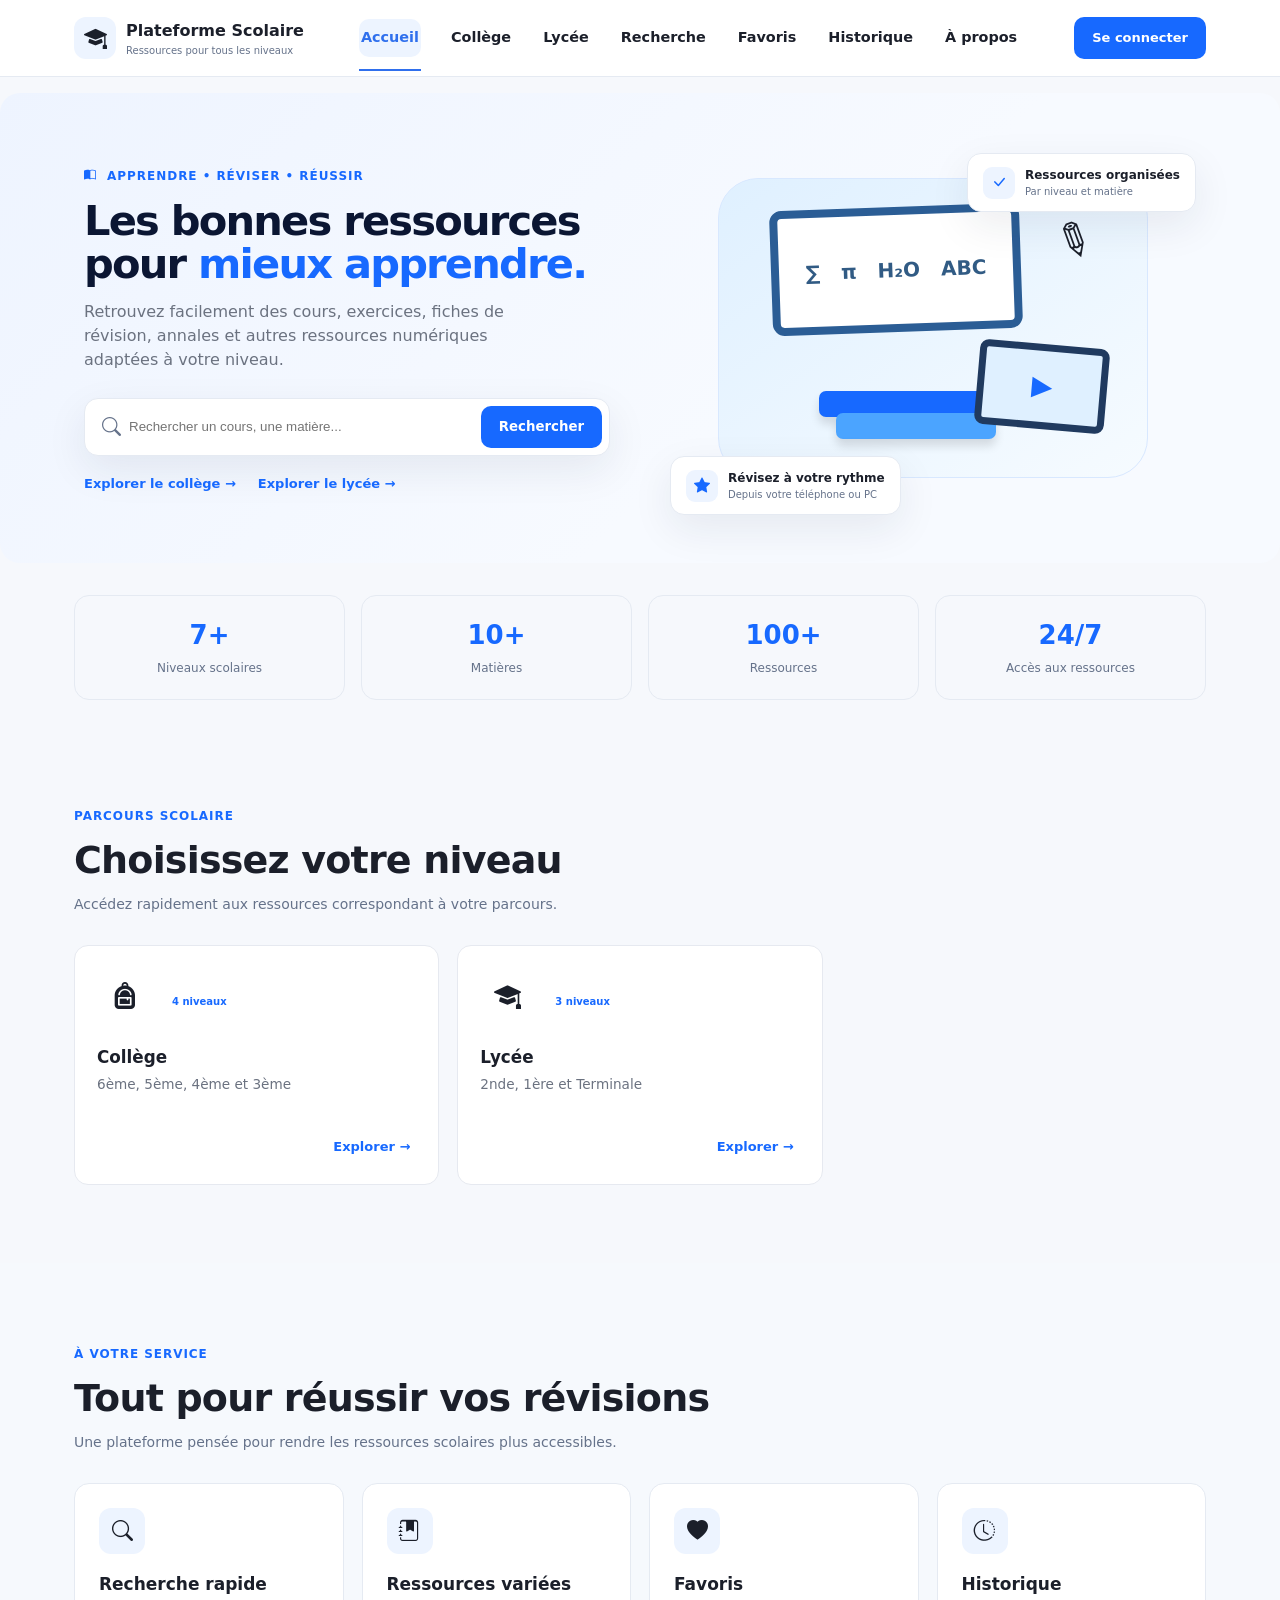
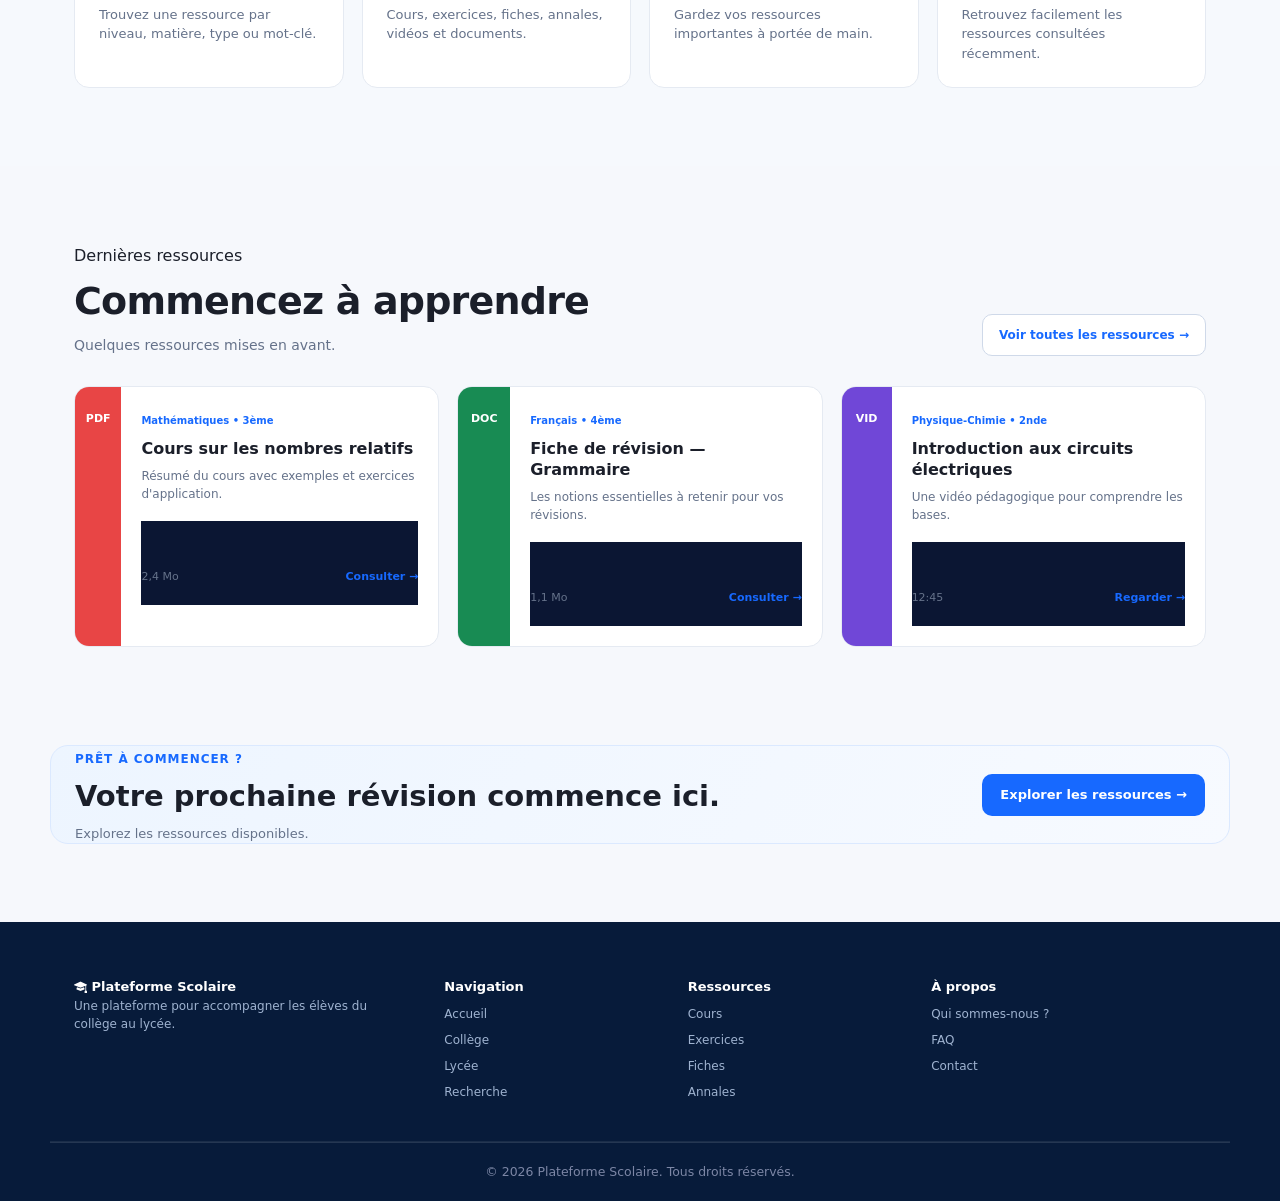
<file: index.html>
<!DOCTYPE html>
<html lang="fr">
<head>
  <meta charset="UTF-8">
  <meta name="viewport" content="width=device-width, initial-scale=1.0">
  <meta name="description" content="Plateforme Scolaire - ressources numériques pour les élèves.">
  <title>Accueil | Plateforme Scolaire</title>
  <link rel="stylesheet" href="https://cdn.jsdelivr.net/npm/bootstrap-icons@1.13.1/font/bootstrap-icons.min.css">
  <link rel="stylesheet" href="css/style.css">
  <link rel="stylesheet" href="css/components.css">
  <link rel="stylesheet" href="css/responsive.css">
</head>
<body>
<header class="site-header">
  <div class="container header-inner">
    <a class="brand" href="index.html">
      <span class="brand-mark"><i class="bi bi-mortarboard-fill" aria-hidden="true"></i></span>
      <span><strong>Plateforme Scolaire</strong><small>Ressources pour tous les niveaux</small></span>
    </a>
    <button class="menu-toggle" type="button" aria-label="Menu" aria-expanded="false"><i class="bi bi-list" aria-hidden="true"></i></button>
    <nav class="main-nav" aria-label="Navigation principale">
      <a class="active" href="index.html">Accueil</a>
      <a href="college.html">Collège</a>
      <a href="lycee.html">Lycée</a>
      <a href="recherche.html">Recherche</a>
      <a href="favoris.html">Favoris</a>
      <a href="historique.html">Historique</a>
      <a href="a-propos.html">À propos</a>
    </nav>
    <a class="login-btn" href="#">Se connecter</a>
  </div>
</header>

<main>
<section class="hero">
  <div class="container hero-grid">
    <div class="hero-content">
      <span class="eyebrow"><i class="bi bi-book-half" aria-hidden="true"></i> Apprendre • Réviser • Réussir</span>
      <h1>Les bonnes ressources pour <span>mieux apprendre.</span></h1>
      <p>Retrouvez facilement des cours, exercices, fiches de révision, annales et autres ressources numériques adaptées à votre niveau.</p>
      <form class="hero-search" id="heroSearchForm">
        <i class="bi bi-search" aria-hidden="true"></i>
        <input id="heroSearch" type="search" placeholder="Rechercher un cours, une matière..." aria-label="Rechercher une ressource">
        <button type="submit">Rechercher</button>
      </form>
      <div class="hero-links">
        <a href="college.html">Explorer le collège →</a>
        <a href="lycee.html">Explorer le lycée →</a>
      </div>
    </div>

    <div class="hero-visual">
      <div class="floating-card top"><b><i class="bi bi-check-lg" aria-hidden="true"></i></b><span><strong>Ressources organisées</strong><small>Par niveau et matière</small></span></div>
      <div class="illustration">
        <div class="board">∑ &nbsp; π &nbsp; H₂O &nbsp; ABC</div>
        <div class="book book-1"></div>
        <div class="book book-2"></div>
        <div class="laptop"><div>▶</div></div>
        <div class="pencil">✎</div>
      </div>
      <div class="floating-card bottom"><b><i class="bi bi-star-fill" aria-hidden="true"></i></b><span><strong>Révisez à votre rythme</strong><small>Depuis votre téléphone ou PC</small></span></div>
    </div>
  </div>
</section>

<section class="stats">
  <div class="container stats-grid">
    <article><strong>7+</strong><span>Niveaux scolaires</span></article>
    <article><strong>10+</strong><span>Matières</span></article>
    <article><strong>100+</strong><span>Ressources</span></article>
    <article><strong>24/7</strong><span>Accès aux ressources</span></article>
  </div>
</section>

<section class="section">
  <div class="container">
    <div class="section-heading">
      <span>Parcours scolaire</span>
      <h2>Choisissez votre niveau</h2>
      <p>Accédez rapidement aux ressources correspondant à votre parcours.</p>
    </div>
    <div class="level-grid">
      <a class="level-card college" href="college.html">
        <span class="level-icon"><i class="bi bi-backpack-fill" aria-hidden="true"></i></span><em>4 niveaux</em>
        <h3>Collège</h3><p>6ème, 5ème, 4ème et 3ème</p><b>Explorer →</b>
      </a>
      <a class="level-card lycee" href="lycee.html">
        <span class="level-icon"><i class="bi bi-mortarboard-fill" aria-hidden="true"></i></span><em>3 niveaux</em>
        <h3>Lycée</h3><p>2nde, 1ère et Terminale</p><b>Explorer →</b>
      </a>
    </div>
  </div>
</section>

<section class="section soft">
  <div class="container">
    <div class="section-heading">
      <span>À votre service</span>
      <h2>Tout pour réussir vos révisions</h2>
      <p>Une plateforme pensée pour rendre les ressources scolaires plus accessibles.</p>
    </div>
    <div class="feature-grid">
      <article><div><i class="bi bi-search" aria-hidden="true"></i></div><h3>Recherche rapide</h3><p>Trouvez une ressource par niveau, matière, type ou mot-clé.</p></article>
      <article><div><i class="bi bi-journal-bookmark-fill" aria-hidden="true"></i></div><h3>Ressources variées</h3><p>Cours, exercices, fiches, annales, vidéos et documents.</p></article>
      <article><div><i class="bi bi-heart-fill" aria-hidden="true"></i></div><h3>Favoris</h3><p>Gardez vos ressources importantes à portée de main.</p></article>
      <article><div><i class="bi bi-clock-history" aria-hidden="true"></i></div><h3>Historique</h3><p>Retrouvez facilement les ressources consultées récemment.</p></article>
    </div>
  </div>
</section>

<section class="section">
  <div class="container">
    <div class="section-heading row">
      <div><span>Dernières ressources</span><h2>Commencez à apprendre</h2><p>Quelques ressources mises en avant.</p></div>
      <a class="outline-btn" href="recherche.html">Voir toutes les ressources →</a>
    </div>
    <div class="resource-grid">
      <article class="resource"><strong class="type pdf">PDF</strong><div><small>Mathématiques • 3ème</small><h3>Cours sur les nombres relatifs</h3><p>Résumé du cours avec exemples et exercices d'application.</p><footer>2,4 Mo <a href="recherche.html">Consulter →</a></footer></div></article>
      <article class="resource"><strong class="type doc">DOC</strong><div><small>Français • 4ème</small><h3>Fiche de révision — Grammaire</h3><p>Les notions essentielles à retenir pour vos révisions.</p><footer>1,1 Mo <a href="recherche.html">Consulter →</a></footer></div></article>
      <article class="resource"><strong class="type video">VID</strong><div><small>Physique-Chimie • 2nde</small><h3>Introduction aux circuits électriques</h3><p>Une vidéo pédagogique pour comprendre les bases.</p><footer>12:45 <a href="recherche.html">Regarder →</a></footer></div></article>
    </div>
  </div>
</section>

<section class="cta">
  <div class="container cta-card">
    <div><span>Prêt à commencer ?</span><h2>Votre prochaine révision commence ici.</h2><p>Explorez les ressources disponibles.</p></div>
    <a class="primary-btn" href="recherche.html">Explorer les ressources →</a>
  </div>
</section>
</main>

<footer class="site-footer">
  <div class="container footer-grid">
    <div><h3><i class="bi bi-mortarboard-fill" aria-hidden="true"></i> Plateforme Scolaire</h3><p>Une plateforme pour accompagner les élèves du collège au lycée.</p></div>
    <div><h3>Navigation</h3><a href="index.html">Accueil</a><a href="college.html">Collège</a><a href="lycee.html">Lycée</a><a href="recherche.html">Recherche</a></div>
    <div><h3>Ressources</h3><a href="recherche.html">Cours</a><a href="recherche.html">Exercices</a><a href="recherche.html">Fiches</a><a href="recherche.html">Annales</a></div>
    <div><h3>À propos</h3><a href="a-propos.html">Qui sommes-nous ?</a><a href="a-propos.html">FAQ</a><a href="a-propos.html">Contact</a></div>
  </div>
  <div class="container footer-bottom">© <span id="currentYear"></span> Plateforme Scolaire. Tous droits réservés.</div>
</footer>

<script src="js/app.js"></script>
</body>
</html>
</file>
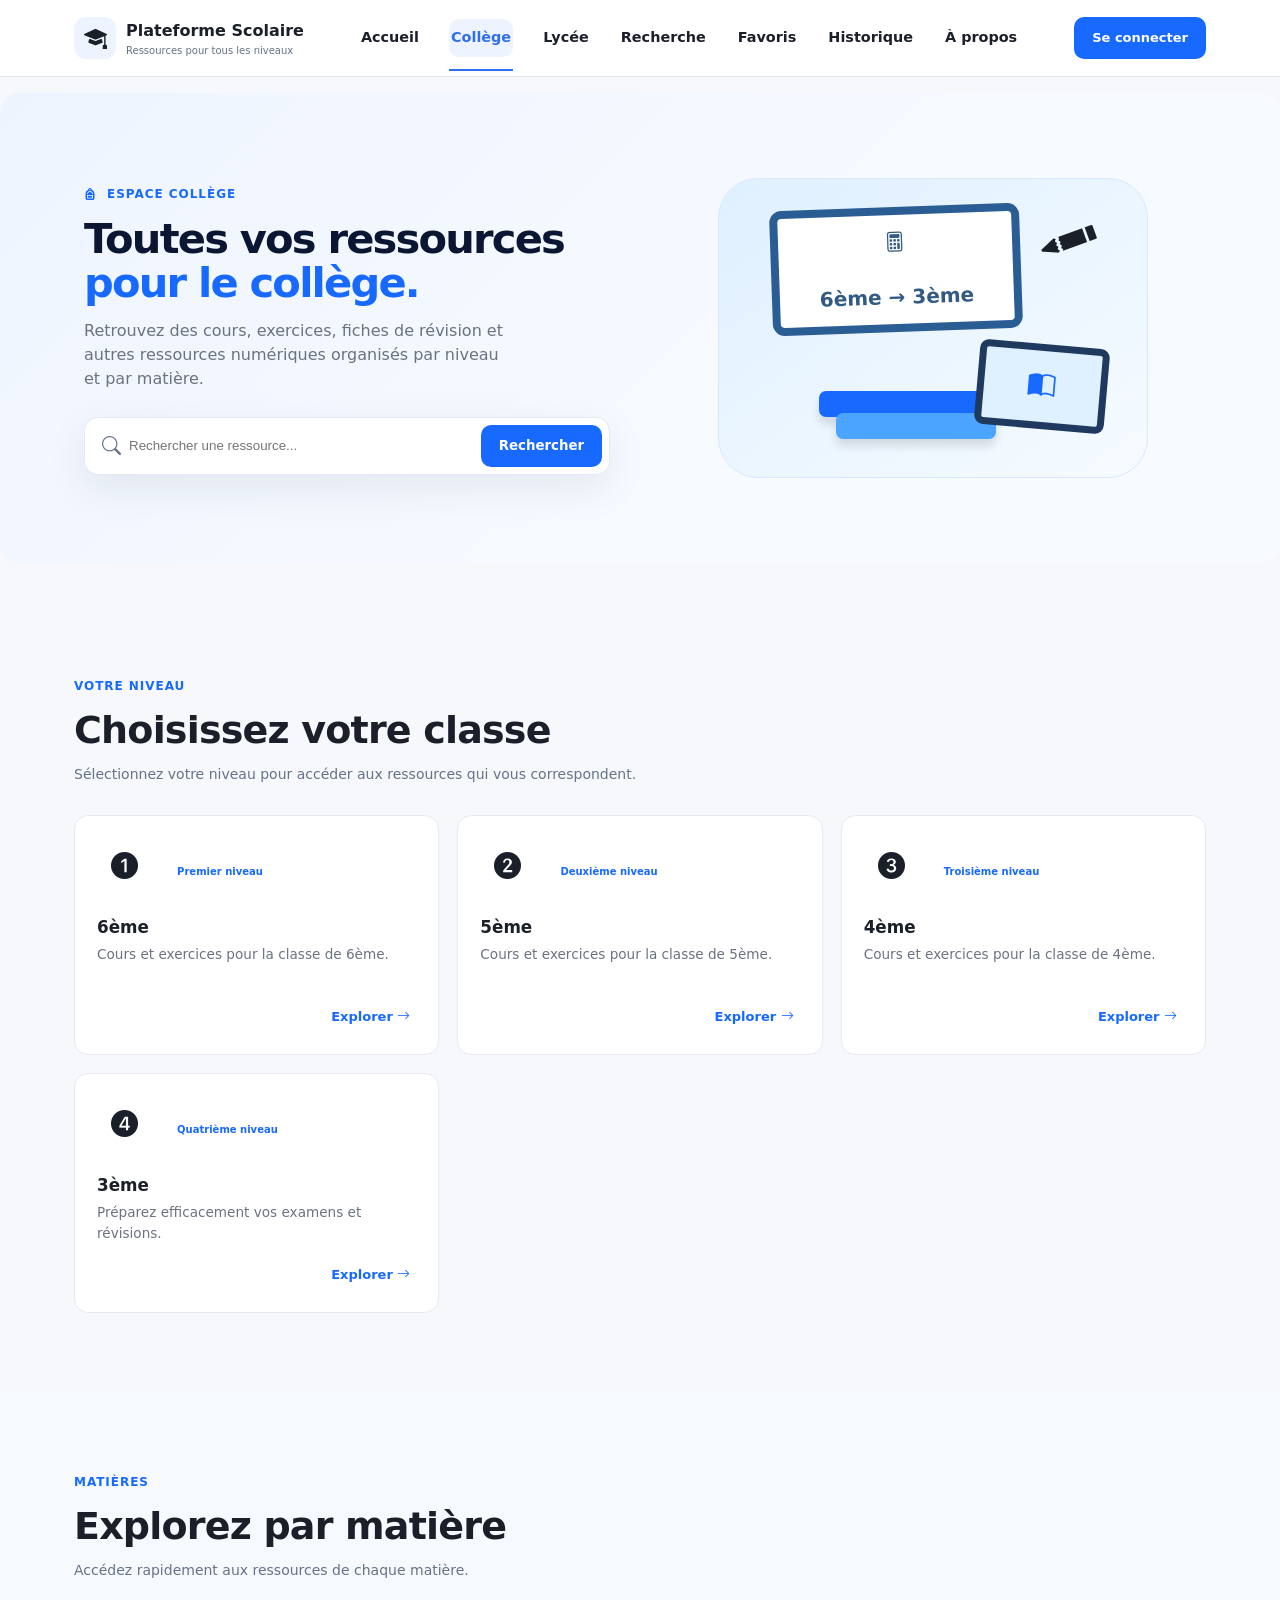
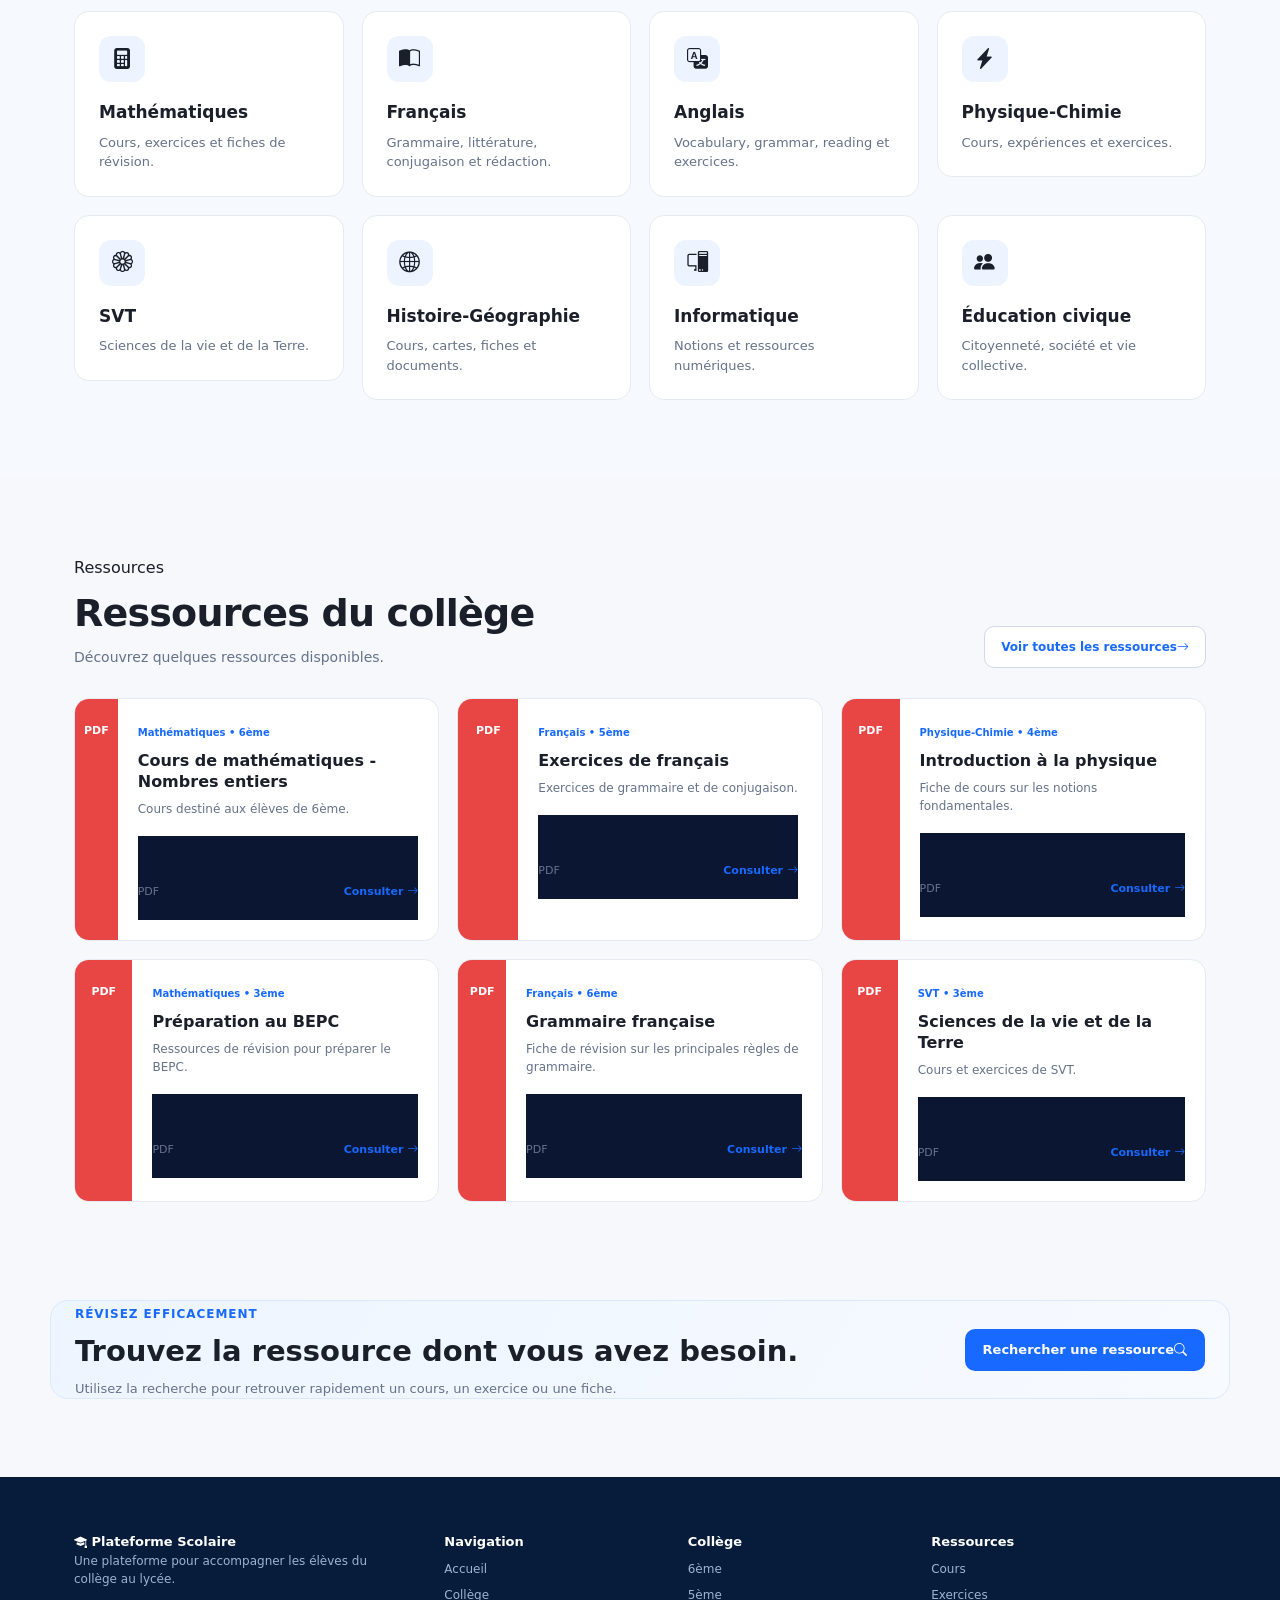
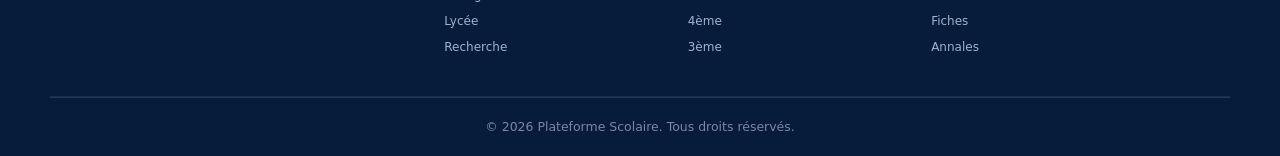
<file: college.html>
<!DOCTYPE html>
<html lang="fr">
<head>
    <meta charset="UTF-8">
    <meta name="viewport" content="width=device-width, initial-scale=1.0">

    <meta
        name="description"
        content="Retrouvez les ressources scolaires pour les élèves du collège."
    >

    <title>Collège | Plateforme Scolaire</title>

    <!-- Bootstrap Icons -->
    <link
        rel="stylesheet"
        href="https://cdn.jsdelivr.net/npm/bootstrap-icons@1.13.1/font/bootstrap-icons.min.css"
    >

    <!-- CSS du projet -->
    <link rel="stylesheet" href="css/style.css">
    <link rel="stylesheet" href="css/components.css">
    <link rel="stylesheet" href="css/responsive.css">
</head>

<body>

    <!-- =====================================================
         HEADER
    ====================================================== -->
    <header class="site-header">

        <div class="container header-inner">

            <!-- Logo -->
            <a class="brand" href="index.html">

                <span class="brand-mark">
                    <i class="bi bi-mortarboard-fill" aria-hidden="true"></i>
                </span>

                <span>
                    <strong>Plateforme Scolaire</strong>
                    <small>Ressources pour tous les niveaux</small>
                </span>

            </a>


            <!-- Menu mobile -->
            <button
                class="menu-toggle"
                type="button"
                aria-label="Ouvrir le menu"
                aria-expanded="false"
            >
                <i class="bi bi-list" aria-hidden="true"></i>
            </button>


            <!-- Navigation -->
            <nav class="main-nav" aria-label="Navigation principale">

                <a href="index.html">
                    Accueil
                </a>

                <a
                    href="college.html"
                    class="active"
                    aria-current="page"
                >
                    Collège
                </a>

                <a href="lycee.html">
                    Lycée
                </a>

                <a href="recherche.html">
                    Recherche
                </a>

                <a href="favoris.html">
                    Favoris
                </a>

                <a href="historique.html">
                    Historique
                </a>

                <a href="a-propos.html">
                    À propos
                </a>

            </nav>


            <!-- Connexion -->
            <a href="#" class="login-btn">
                Se connecter
            </a>

        </div>

    </header>


    <main>

        <!-- =====================================================
             HERO COLLÈGE
        ====================================================== -->
        <section class="hero college-hero">

            <div class="container hero-grid">

                <div class="hero-content">

                    <span class="eyebrow">
                        <i
                            class="bi bi-backpack-fill"
                            aria-hidden="true"
                        ></i>

                        Espace Collège
                    </span>


                    <h1>
                        Toutes vos ressources
                        <span>pour le collège.</span>
                    </h1>


                    <p>
                        Retrouvez des cours, exercices, fiches de révision
                        et autres ressources numériques organisés par niveau
                        et par matière.
                    </p>


                    <!-- Recherche -->
                    <form
                        class="hero-search"
                        id="collegeSearchForm"
                    >

                        <i
                            class="bi bi-search"
                            aria-hidden="true"
                        ></i>

                        <input
                            type="search"
                            id="collegeSearch"
                            placeholder="Rechercher une ressource..."
                            aria-label="Rechercher une ressource"
                        >

                        <button type="submit">
                            Rechercher
                        </button>

                    </form>

                </div>


                <!-- Illustration -->
                <div class="hero-visual">

                    <div class="illustration">

                        <div class="board">
                            <i
                                class="bi bi-calculator"
                                aria-hidden="true"
                            ></i>

                            <span>6ème → 3ème</span>
                        </div>

                        <div class="book book-1"></div>
                        <div class="book book-2"></div>

                        <div class="laptop">
                            <div>
                                <i
                                    class="bi bi-book-half"
                                    aria-hidden="true"
                                ></i>
                            </div>
                        </div>

                        <div class="pencil">
                            <i
                                class="bi bi-pencil-fill"
                                aria-hidden="true"
                            ></i>
                        </div>

                    </div>

                </div>

            </div>

        </section>


        <!-- =====================================================
             NIVEAUX
        ====================================================== -->
        <section class="section">

            <div class="container">

                <div class="section-heading">

                    <span>
                        Votre niveau
                    </span>

                    <h2>
                        Choisissez votre classe
                    </h2>

                    <p>
                        Sélectionnez votre niveau pour accéder aux ressources
                        qui vous correspondent.
                    </p>

                </div>


                <div class="level-grid college-levels">

                    <!-- 6ème -->
                    <a
                        href="classe.html?niveau=6eme"
                        class="level-card"
                    >

                        <span class="level-icon">
                            <i
                                class="bi bi-1-circle-fill"
                                aria-hidden="true"
                            ></i>
                        </span>

                        <em>
                            Premier niveau
                        </em>

                        <h3>
                            6ème
                        </h3>

                        <p>
                            Cours et exercices pour la classe de 6ème.
                        </p>

                        <b>
                            Explorer
                            <i
                                class="bi bi-arrow-right"
                                aria-hidden="true"
                            ></i>
                        </b>

                    </a>


                    <!-- 5ème -->
                    <a
                        href="classe.html?niveau=5eme"
                        class="level-card"
                    >

                        <span class="level-icon">
                            <i
                                class="bi bi-2-circle-fill"
                                aria-hidden="true"
                            ></i>
                        </span>

                        <em>
                            Deuxième niveau
                        </em>

                        <h3>
                            5ème
                        </h3>

                        <p>
                            Cours et exercices pour la classe de 5ème.
                        </p>

                        <b>
                            Explorer
                            <i
                                class="bi bi-arrow-right"
                                aria-hidden="true"
                            ></i>
                        </b>

                    </a>


                    <!-- 4ème -->
                    <a
                        href="classe.html?niveau=4eme"
                        class="level-card"
                    >

                        <span class="level-icon">
                            <i
                                class="bi bi-3-circle-fill"
                                aria-hidden="true"
                            ></i>
                        </span>

                        <em>
                            Troisième niveau
                        </em>

                        <h3>
                            4ème
                        </h3>

                        <p>
                            Cours et exercices pour la classe de 4ème.
                        </p>

                        <b>
                            Explorer
                            <i
                                class="bi bi-arrow-right"
                                aria-hidden="true"
                            ></i>
                        </b>

                    </a>


                    <!-- 3ème -->
                    <a
                        href="classe.html?niveau=3eme"
                        class="level-card"
                    >

                        <span class="level-icon">
                            <i
                                class="bi bi-4-circle-fill"
                                aria-hidden="true"
                            ></i>
                        </span>

                        <em>
                            Quatrième niveau
                        </em>

                        <h3>
                            3ème
                        </h3>

                        <p>
                            Préparez efficacement vos examens et révisions.
                        </p>

                        <b>
                            Explorer
                            <i
                                class="bi bi-arrow-right"
                                aria-hidden="true"
                            ></i>
                        </b>

                    </a>

                </div>

            </div>

        </section>


        <!-- =====================================================
             MATIÈRES
        ====================================================== -->
        <section class="section soft">

            <div class="container">

                <div class="section-heading">

                    <span>
                        Matières
                    </span>

                    <h2>
                        Explorez par matière
                    </h2>

                    <p>
                        Accédez rapidement aux ressources de chaque matière.
                    </p>

                </div>


                <div class="feature-grid college-subjects">

                    <!-- Mathématiques -->
                    <a href="matiere.html?matiere=mathematiques">

                        <article>

                            <div>
                                <i
                                    class="bi bi-calculator-fill"
                                    aria-hidden="true"
                                ></i>
                            </div>

                            <h3>
                                Mathématiques
                            </h3>

                            <p>
                                Cours, exercices et fiches de révision.
                            </p>

                        </article>

                    </a>


                    <!-- Français -->
                    <a href="matiere.html?matiere=francais">

                        <article>

                            <div>
                                <i
                                    class="bi bi-book-half"
                                    aria-hidden="true"
                                ></i>
                            </div>

                            <h3>
                                Français
                            </h3>

                            <p>
                                Grammaire, littérature, conjugaison et rédaction.
                            </p>

                        </article>

                    </a>


                    <!-- Anglais -->
                    <a href="matiere.html?matiere=anglais">

                        <article>

                            <div>
                                <i
                                    class="bi bi-translate"
                                    aria-hidden="true"
                                ></i>
                            </div>

                            <h3>
                                Anglais
                            </h3>

                            <p>
                                Vocabulary, grammar, reading et exercices.
                            </p>

                        </article>

                    </a>


                    <!-- Physique-Chimie -->
                    <a href="matiere.html?matiere=physique-chimie">

                        <article>

                            <div>
                                <i
                                    class="bi bi-lightning-charge-fill"
                                    aria-hidden="true"
                                ></i>
                            </div>

                            <h3>
                                Physique-Chimie
                            </h3>

                            <p>
                                Cours, expériences et exercices.
                            </p>

                        </article>

                    </a>


                    <!-- SVT -->
                    <a href="matiere.html?matiere=svt">

                        <article>

                            <div>
                                <i
                                    class="bi bi-flower1"
                                    aria-hidden="true"
                                ></i>
                            </div>

                            <h3>
                                SVT
                            </h3>

                            <p>
                                Sciences de la vie et de la Terre.
                            </p>

                        </article>

                    </a>


                    <!-- Histoire-Géographie -->
                    <a href="matiere.html?matiere=histoire-geographie">

                        <article>

                            <div>
                                <i
                                    class="bi bi-globe2"
                                    aria-hidden="true"
                                ></i>
                            </div>

                            <h3>
                                Histoire-Géographie
                            </h3>

                            <p>
                                Cours, cartes, fiches et documents.
                            </p>

                        </article>

                    </a>


                    <!-- Informatique -->
                    <a href="matiere.html?matiere=informatique">

                        <article>

                            <div>
                                <i
                                    class="bi bi-pc-display"
                                    aria-hidden="true"
                                ></i>
                            </div>

                            <h3>
                                Informatique
                            </h3>

                            <p>
                                Notions et ressources numériques.
                            </p>

                        </article>

                    </a>


                    <!-- Éducation civique -->
                    <a href="matiere.html?matiere=education-civique">

                        <article>

                            <div>
                                <i
                                    class="bi bi-people-fill"
                                    aria-hidden="true"
                                ></i>
                            </div>

                            <h3>
                                Éducation civique
                            </h3>

                            <p>
                                Citoyenneté, société et vie collective.
                            </p>

                        </article>

                    </a>

                </div>

            </div>

        </section>


        <!-- =====================================================
             RESSOURCES RÉCENTES
        ====================================================== -->
        <section class="section">

            <div class="container">

                <div class="section-heading row">

                    <div>

                        <span>
                            Ressources
                        </span>

                        <h2>
                            Ressources du collège
                        </h2>

                        <p>
                            Découvrez quelques ressources disponibles.
                        </p>

                    </div>

                    <a
                        href="recherche.html?niveau=college"
                        class="outline-btn"
                    >
                        Voir toutes les ressources
                        <i
                            class="bi bi-arrow-right"
                            aria-hidden="true"
                        ></i>
                    </a>

                </div>


                <div
                    class="resource-grid"
                    id="collegeResources"
                >



                </div>

            </div>

        </section>


        <!-- =====================================================
             CTA
        ====================================================== -->
        <section class="cta">

            <div class="container cta-card">

                <div>

                    <span>
                        Révisez efficacement
                    </span>

                    <h2>
                        Trouvez la ressource dont vous avez besoin.
                    </h2>

                    <p>
                        Utilisez la recherche pour retrouver rapidement
                        un cours, un exercice ou une fiche.
                    </p>

                </div>

                <a
                    href="recherche.html?niveau=college"
                    class="primary-btn"
                >
                    Rechercher une ressource
                    <i
                        class="bi bi-search"
                        aria-hidden="true"
                    ></i>
                </a>

            </div>

        </section>

    </main>


    <!-- =====================================================
         FOOTER
    ====================================================== -->
    <footer class="site-footer">

        <div class="container footer-grid">

            <div>

                <h3>
                    <i
                        class="bi bi-mortarboard-fill"
                        aria-hidden="true"
                    ></i>

                    Plateforme Scolaire
                </h3>

                <p>
                    Une plateforme pour accompagner les élèves
                    du collège au lycée.
                </p>

            </div>


            <div>

                <h3>
                    Navigation
                </h3>

                <a href="index.html">
                    Accueil
                </a>

                <a href="college.html">
                    Collège
                </a>

                <a href="lycee.html">
                    Lycée
                </a>

                <a href="recherche.html">
                    Recherche
                </a>

            </div>


            <div>

                <h3>
                    Collège
                </h3>

                <a href="classe.html?niveau=6eme">
                    6ème
                </a>

                <a href="classe.html?niveau=5eme">
                    5ème
                </a>

                <a href="classe.html?niveau=4eme">
                    4ème
                </a>

                <a href="classe.html?niveau=3eme">
                    3ème
                </a>

            </div>


            <div>

                <h3>
                    Ressources
                </h3>

                <a href="recherche.html">
                    Cours
                </a>

                <a href="recherche.html">
                    Exercices
                </a>

                <a href="recherche.html">
                    Fiches
                </a>

                <a href="recherche.html">
                    Annales
                </a>

            </div>

        </div>


        <div class="container footer-bottom">

            © <span id="currentYear"></span>
            Plateforme Scolaire.
            Tous droits réservés.

        </div>

    </footer>


    <!-- JavaScript -->
    <script src="js/app.js"></script>
    <script src="js/catalogue.js"></script>

</body>
</html>
</file>
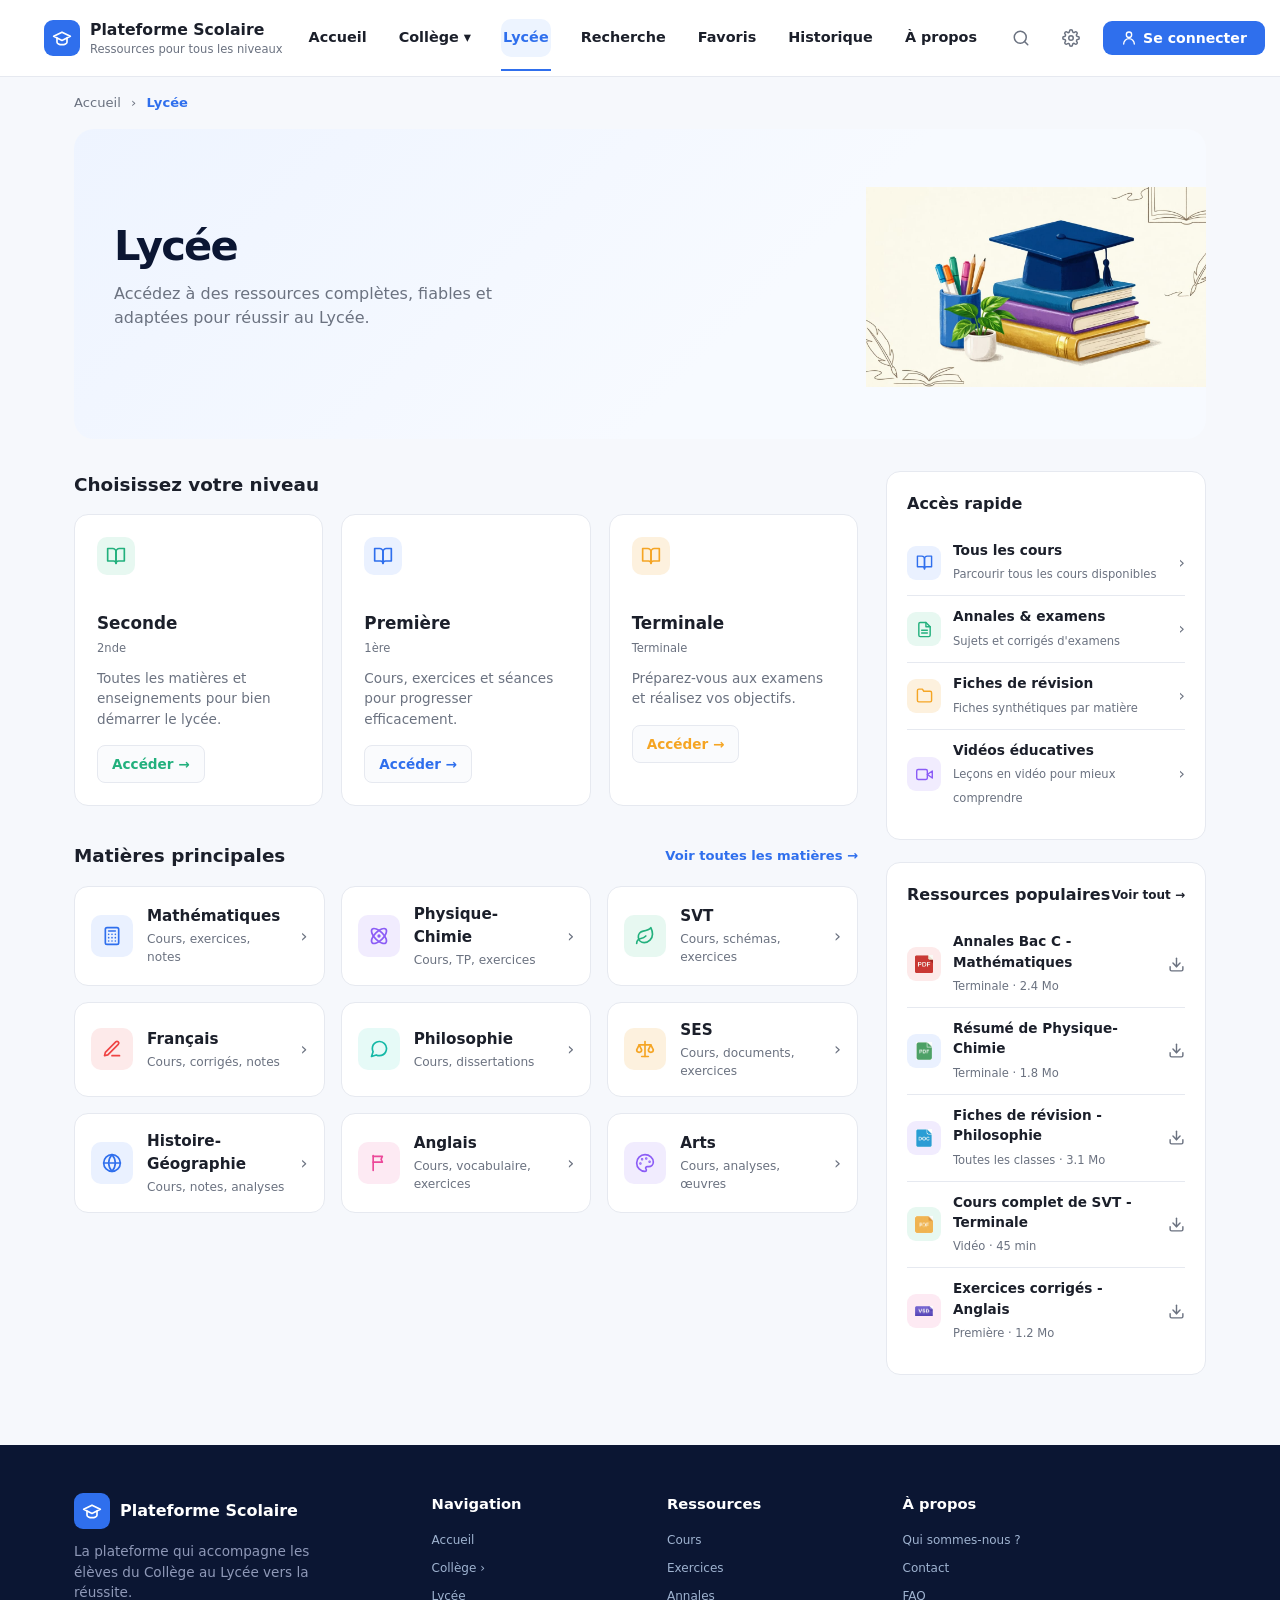
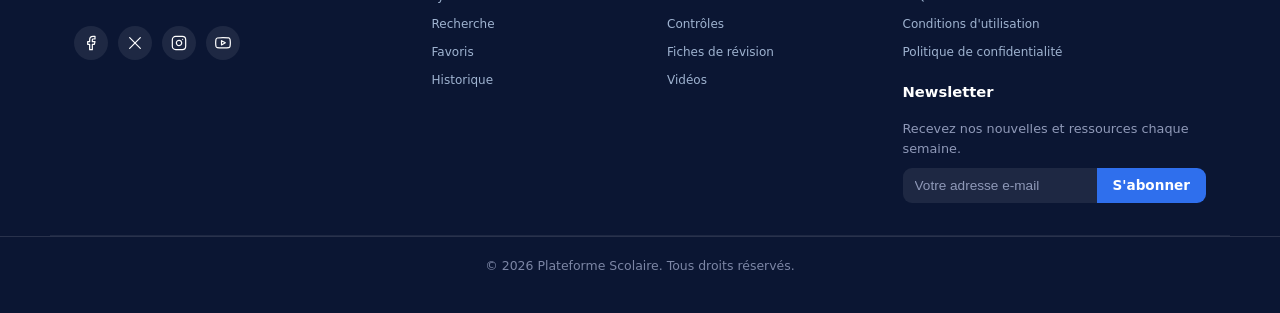
<file: lycee.html>
<!DOCTYPE html>
<html lang="fr">
<head>
    <meta charset="UTF-8" />
    <meta name="viewport" content="width=device-width, initial-scale=1.0" />
    <title>Plateforme Scolaire — Lycée</title>
    <link rel="stylesheet" href="css/style.css" />
    <link rel="stylesheet" href="css/components.css" />
    <link rel="stylesheet" href="css/responsive.css" />
</head>
<body>
    <header>
        <div class="header-inner">
            <div class="brand">
                <div class="brand-icon">
                    <svg class="icon" viewBox="0 0 24 24"><path d="M22 10 12 5 2 10l10 5 10-5Z"/><path d="M6 12v5c0 1.5 2.7 3 6 3s6-1.5 6-3v-5"/></svg>
                </div>
                <div class="brand-text">
                    <div class="name">Plateforme Scolaire</div>
                    <div class="tagline">Ressources pour tous les niveaux</div>
                </div>
            </div>
            <nav class="main-nav">
                <a href="index.html">Accueil</a>
                <a href="college.html">Collège ▾</a>
                <a href="lycee.html" class="active">Lycée</a>
                <a href="#">Recherche</a>
                <a href="#">Favoris</a>
                <a href="#">Historique</a>
                <a href="#">À propos</a>
            </nav>
            <div class="header-actions">
                <button class="icon-btn" aria-label="Rechercher">
                    <svg class="icon" viewBox="0 0 24 24"><circle cx="11" cy="11" r="8"/><path d="m21 21-4.3-4.3"/></svg>
                </button>
                <button class="icon-btn" aria-label="Paramètres">
                    <svg class="icon" viewBox="0 0 24 24"><circle cx="12" cy="12" r="3"/><path d="M19.4 15a1.65 1.65 0 0 0 .33 1.82l.06.06a2 2 0 1 1-2.83 2.83l-.06-.06a1.65 1.65 0 0 0-1.82-.33 1.65 1.65 0 0 0-1 1.51V21a2 2 0 0 1-4 0v-.09A1.65 1.65 0 0 0 9 19.4a1.65 1.65 0 0 0-1.82.33l-.06.06a2 2 0 1 1-2.83-2.83l.06-.06a1.65 1.65 0 0 0 .33-1.82 1.65 1.65 0 0 0-1.51-1H3a2 2 0 0 1 0-4h.09A1.65 1.65 0 0 0 4.6 9a1.65 1.65 0 0 0-.33-1.82l-.06-.06a2 2 0 1 1 2.83-2.83l.06.06a1.65 1.65 0 0 0 1.82.33H9a1.65 1.65 0 0 0 1-1.51V3a2 2 0 0 1 4 0v.09a1.65 1.65 0 0 0 1 1.51 1.65 1.65 0 0 0 1.82-.33l.06-.06a2 2 0 1 1 2.83 2.83l-.06.06a1.65 1.65 0 0 0-.33 1.82V9c.14.36.4.66.73.85.29.17.62.27.98.27H21a2 2 0 0 1 0 4h-.09a1.65 1.65 0 0 0-1.51 1z"/></svg>
                </button>
                <button class="btn-primary">
                    <svg class="icon" viewBox="0 0 24 24"><path d="M20 21a8 8 0 0 0-16 0"/><circle cx="12" cy="7" r="4"/></svg>
                    Se connecter
                </button>
            </div>
        </div>
    </header>

    <div class="container">
        <div class="breadcrumb">
            <a href="index.html">Accueil</a>
            <span class="sep">›</span>
            <span class="current">Lycée</span>
        </div>

        <section class="hero">
            <div>
                <h1>Lycée</h1>
                <p>Accédez à des ressources complètes, fiables et adaptées pour réussir au Lycée.</p>
            </div>
            <div class="hero-illustration">
                <div class="hero-scene">
                    <img src="assets/images/53.20.jpg" alt="" class="scene-plant" width="200" height="200">
                </div>
            </div>
        </section>

        <div class="content-grid">
            <main>
                <section class="block">
                    <div class="block-title">Choisissez votre niveau</div>
                    <div class="level-grid">
                        <div class="level-card green">
                            <div class="badge"><svg class="icon" viewBox="0 0 24 24"><path d="M2 3h6a4 4 0 0 1 4 4v14a3 3 0 0 0-3-3H2z"/><path d="M22 3h-6a4 4 0 0 0-4 4v14a3 3 0 0 1 3-3h7z"/></svg></div>
                            <h3>Seconde</h3>
                            <span class="level-tag">2nde</span>
                            <p>Toutes les matières et enseignements pour bien démarrer le lycée.</p>
                            <a href="#" class="btn-outline">Accéder →</a>
                        </div>
                        <div class="level-card blue">
                            <div class="badge"><svg class="icon" viewBox="0 0 24 24"><path d="M2 3h6a4 4 0 0 1 4 4v14a3 3 0 0 0-3-3H2z"/><path d="M22 3h-6a4 4 0 0 0-4 4v14a3 3 0 0 1 3-3h7z"/></svg></div>
                            <h3>Première</h3>
                            <span class="level-tag">1ère</span>
                            <p>Cours, exercices et séances pour progresser efficacement.</p>
                            <a href="#" class="btn-outline">Accéder →</a>
                        </div>
                        <div class="level-card orange">
                            <div class="badge"><svg class="icon" viewBox="0 0 24 24"><path d="M2 3h6a4 4 0 0 1 4 4v14a3 3 0 0 0-3-3H2z"/><path d="M22 3h-6a4 4 0 0 0-4 4v14a3 3 0 0 1 3-3h7z"/></svg></div>
                            <h3>Terminale</h3>
                            <span class="level-tag">Terminale</span>
                            <p>Préparez-vous aux examens et réalisez vos objectifs.</p>
                            <a href="#" class="btn-outline">Accéder →</a>
                        </div>
                    </div>
                </section>

                <section class="block">
                    <div class="block-title">
                        Matières principales
                        <a href="#" class="see-all">Voir toutes les matières →</a>
                    </div>
                    <div class="subject-grid">
                        <a href="#" class="subject-card">
                            <div class="subject-icon" style="background:var(--blue-light);color:var(--blue);">
                                <svg class="icon" viewBox="0 0 24 24"><rect x="4" y="2" width="16" height="20" rx="2" ry="2"/><path d="M8 6h8M8 10h.01M12 10h.01M16 10h.01M8 14h.01M12 14h.01M16 14h.01M8 18h.01M12 18h.01M16 18h.01"/></svg>
                            </div>
                            <div class="subject-info"><h4>Mathématiques</h4><p>Cours, exercices, notes</p></div>
                            <span class="arrow">›</span>
                        </a>
                        <a href="#" class="subject-card">
                            <div class="subject-icon" style="background:var(--purple-bg);color:var(--purple);">
                                <svg class="icon" viewBox="0 0 24 24"><circle cx="12" cy="12" r="1"/><path d="M20.2 20.2c2.04-2.03.02-7.36-4.5-11.9-4.54-4.52-9.87-6.54-11.9-4.5-2.04 2.03-.02 7.36 4.5 11.9 4.54 4.52 9.87 6.54 11.9 4.5Z"/><path d="M15.7 15.7c4.52-4.54 6.54-9.87 4.5-11.9-2.03-2.04-7.36-.02-11.9 4.5-4.52 4.54-6.54 9.87-4.5 11.9 2.03 2.04 7.36.02 11.9-4.5Z"/></svg>
                            </div>
                            <div class="subject-info"><h4>Physique-Chimie</h4><p>Cours, TP, exercices</p></div>
                            <span class="arrow">›</span>
                        </a>
                        <a href="#" class="subject-card">
                            <div class="subject-icon" style="background:var(--green-bg);color:var(--green);">
                                <svg class="icon" viewBox="0 0 24 24"><path d="M11 20A7 7 0 0 1 9.8 6.1C15.5 5 17 4.48 19 2c1 2 2 4.18 2 8 0 5.5-4.78 10-10 10Z"/><path d="M2 21c0-3 1.85-5.36 5.08-6C9.5 14.52 12 13 13 12"/></svg>
                            </div>
                            <div class="subject-info"><h4>SVT</h4><p>Cours, schémas, exercices</p></div>
                            <span class="arrow">›</span>
                        </a>
                        <a href="#" class="subject-card">
                            <div class="subject-icon" style="background:var(--red-bg);color:var(--red);">
                                <svg class="icon" viewBox="0 0 24 24"><path d="M12 20h9"/><path d="M16.5 3.5a2.12 2.12 0 0 1 3 3L7 19l-4 1 1-4Z"/></svg>
                            </div>
                            <div class="subject-info"><h4>Français</h4><p>Cours, corrigés, notes</p></div>
                            <span class="arrow">›</span>
                        </a>
                        <a href="#" class="subject-card">
                            <div class="subject-icon" style="background:var(--teal-bg);color:var(--teal);">
                                <svg class="icon" viewBox="0 0 24 24"><path d="M21 11.5a8.38 8.38 0 0 1-.9 3.8 8.5 8.5 0 0 1-7.6 4.7 8.38 8.38 0 0 1-3.8-.9L3 21l1.9-5.7a8.38 8.38 0 0 1-.9-3.8 8.5 8.5 0 0 1 4.7-7.6 8.38 8.38 0 0 1 3.8-.9h.5a8.48 8.48 0 0 1 8 8v.5z"/></svg>
                            </div>
                            <div class="subject-info"><h4>Philosophie</h4><p>Cours, dissertations</p></div>
                            <span class="arrow">›</span>
                        </a>
                        <a href="#" class="subject-card">
                            <div class="subject-icon" style="background:var(--orange-bg);color:var(--orange);">
                                <svg class="icon" viewBox="0 0 24 24"><path d="M12 3v18"/><path d="M5 7l-3 6a3 3 0 0 0 6 0Z"/><path d="M19 7l-3 6a3 3 0 0 0 6 0Z"/><path d="M5 7h14"/><path d="M8 21h8"/></svg>
                            </div>
                            <div class="subject-info"><h4>SES</h4><p>Cours, documents, exercices</p></div>
                            <span class="arrow">›</span>
                        </a>
                        <a href="#" class="subject-card">
                            <div class="subject-icon" style="background:var(--blue-light);color:var(--blue);">
                                <svg class="icon" viewBox="0 0 24 24"><circle cx="12" cy="12" r="10"/><line x1="2" y1="12" x2="22" y2="12"/><path d="M12 2a15.3 15.3 0 0 1 4 10 15.3 15.3 0 0 1-4 10 15.3 15.3 0 0 1-4-10 15.3 15.3 0 0 1 4-10Z"/></svg>
                            </div>
                            <div class="subject-info"><h4>Histoire-Géographie</h4><p>Cours, notes, analyses</p></div>
                            <span class="arrow">›</span>
                        </a>
                        <a href="#" class="subject-card">
                            <div class="subject-icon" style="background:var(--pink-bg);color:var(--pink);">
                                <svg class="icon" viewBox="0 0 24 24"><path d="M5 3v18"/><path d="M5 4h11l-1.5 3.5L16 11H5"/></svg>
                            </div>
                            <div class="subject-info"><h4>Anglais</h4><p>Cours, vocabulaire, exercices</p></div>
                            <span class="arrow">›</span>
                        </a>
                        <a href="#" class="subject-card">
                            <div class="subject-icon" style="background:var(--purple-bg);color:var(--purple);">
                                <svg class="icon" viewBox="0 0 24 24"><circle cx="13.5" cy="6.5" r=".5" fill="currentColor"/><circle cx="17.5" cy="10.5" r=".5" fill="currentColor"/><circle cx="8.5" cy="7.5" r=".5" fill="currentColor"/><circle cx="6.5" cy="12.5" r=".5" fill="currentColor"/><path d="M12 2C6.5 2 2 6.5 2 12s4.5 10 10 10c.926 0 1.648-.746 1.648-1.688 0-.437-.18-.835-.437-1.125-.29-.289-.438-.652-.438-1.125a1.64 1.64 0 0 1 1.668-1.668h1.996c3.051 0 5.555-2.503 5.555-5.554C21.965 6.012 17.461 2 12 2z"/></svg>
                            </div>
                            <div class="subject-info"><h4>Arts</h4><p>Cours, analyses, œuvres</p></div>
                            <span class="arrow">›</span>
                        </a>
                    </div>
                </section>
            </main>

            <aside>
                <div class="sidebar-card">
                    <h3>Accès rapide</h3>
                    <a href="#" class="quick-link">
                        <div class="qi" style="background:var(--blue-light);color:var(--blue);">
                            <svg class="icon" viewBox="0 0 24 24"><path d="M2 3h6a4 4 0 0 1 4 4v14a3 3 0 0 0-3-3H2z"/><path d="M22 3h-6a4 4 0 0 0-4 4v14a3 3 0 0 1 3-3h7z"/></svg>
                        </div>
                        <div class="qtext"><h5>Tous les cours</h5><span>Parcourir tous les cours disponibles</span></div>
                        <span class="qarrow">›</span>
                    </a>
                    <a href="#" class="quick-link">
                        <div class="qi" style="background:var(--green-bg);color:var(--green);">
                            <svg class="icon" viewBox="0 0 24 24"><path d="M14 2H6a2 2 0 0 0-2 2v16a2 2 0 0 0 2 2h12a2 2 0 0 0 2-2V8z"/><polyline points="14 2 14 8 20 8"/><line x1="16" y1="13" x2="8" y2="13"/><line x1="16" y1="17" x2="8" y2="17"/></svg>
                        </div>
                        <div class="qtext"><h5>Annales & examens</h5><span>Sujets et corrigés d'examens</span></div>
                        <span class="qarrow">›</span>
                    </a>
                    <a href="#" class="quick-link">
                        <div class="qi" style="background:var(--orange-bg);color:var(--orange);">
                            <svg class="icon" viewBox="0 0 24 24"><path d="M22 19a2 2 0 0 1-2 2H4a2 2 0 0 1-2-2V5a2 2 0 0 1 2-2h5l2 3h9a2 2 0 0 1 2 2z"/></svg>
                        </div>
                        <div class="qtext"><h5>Fiches de révision</h5><span>Fiches synthétiques par matière</span></div>
                        <span class="qarrow">›</span>
                    </a>
                    <a href="#" class="quick-link">
                        <div class="qi" style="background:var(--purple-bg);color:var(--purple);">
                            <svg class="icon" viewBox="0 0 24 24"><polygon points="23 7 16 12 23 17 23 7"/><rect x="1" y="5" width="15" height="14" rx="2" ry="2"/></svg>
                        </div>
                        <div class="qtext"><h5>Vidéos éducatives</h5><span>Leçons en vidéo pour mieux comprendre</span></div>
                        <span class="qarrow">›</span>
                    </a>
                </div>

                <div class="sidebar-card">
                    <h3 style="display:flex;justify-content:space-between;align-items:center;">
                        Ressources populaires
                        <a href="#" class="see-all" style="font-size:0.75rem;">Voir tout →</a>
                    </h3>
                    <div class="resource-item">
                        <div class="resource-icon" style="background:var(--red-bg);">
                            <img src="assets/images/08.53.20.jpg" alt="" class="resource-img" width="60" height="60">
                        </div>
                        <div class="resource-info"><h5>Annales Bac C - Mathématiques</h5><span>Terminale · 2.4 Mo</span></div>
                        <button class="dl-btn" aria-label="Télécharger"><svg class="icon" viewBox="0 0 24 24"><path d="M21 15v4a2 2 0 0 1-2 2H5a2 2 0 0 1-2-2v-4"/><polyline points="7 10 12 15 17 10"/><line x1="12" y1="15" x2="12" y2="3"/></svg></button>
                    </div>
                    <div class="resource-item">
                        <div class="resource-icon" style="background:var(--blue-light);">
                            <img src="assets/images/2026-08-26 at 08.53.20.jpg" alt="" class="resource-img" width="60" height="100">
                        </div>
                        <div class="resource-info"><h5>Résumé de Physique-Chimie</h5><span>Terminale · 1.8 Mo</span></div>
                        <button class="dl-btn" aria-label="Télécharger"><svg class="icon" viewBox="0 0 24 24"><path d="M21 15v4a2 2 0 0 1-2 2H5a2 2 0 0 1-2-2v-4"/><polyline points="7 10 12 15 17 10"/><line x1="12" y1="15" x2="12" y2="3"/></svg></button>
                    </div>
                    <div class="resource-item">
                        <div class="resource-icon" style="background:var(--purple-bg);">
                            <img src="assets/images/at 08.53.48.jpg" alt="" class="resource-img" width="60" height="100">
                        </div>
                        <div class="resource-info"><h5>Fiches de révision - Philosophie</h5><span>Toutes les classes · 3.1 Mo</span></div>
                        <button class="dl-btn" aria-label="Télécharger"><svg class="icon" viewBox="0 0 24 24"><path d="M21 15v4a2 2 0 0 1-2 2H5a2 2 0 0 1-2-2v-4"/><polyline points="7 10 12 15 17 10"/><line x1="12" y1="15" x2="12" y2="3"/></svg></button>
                    </div>
                    <div class="resource-item">
                        <div class="resource-icon" style="background:var(--green-bg);">
                            <img src="assets/images/12.22.34.jpg" alt="" class="resource-img" width="60" height="100">
                        </div>
                        <div class="resource-info"><h5>Cours complet de SVT - Terminale</h5><span>Vidéo · 45 min</span></div>
                        <button class="dl-btn" aria-label="Télécharger"><svg class="icon" viewBox="0 0 24 24"><path d="M21 15v4a2 2 0 0 1-2 2H5a2 2 0 0 1-2-2v-4"/><polyline points="7 10 12 15 17 10"/><line x1="12" y1="15" x2="12" y2="3"/></svg></button>
                    </div>
                    <div class="resource-item">
                        <div class="resource-icon" style="background:var(--pink-bg);">
                            <img src="assets/images/ok.jpg" alt="" class="resource-img" width="60" height="100">
                        </div>
                        <div class="resource-info"><h5>Exercices corrigés - Anglais</h5><span>Première · 1.2 Mo</span></div>
                        <button class="dl-btn" aria-label="Télécharger"><svg class="icon" viewBox="0 0 24 24"><path d="M21 15v4a2 2 0 0 1-2 2H5a2 2 0 0 1-2-2v-4"/><polyline points="7 10 12 15 17 10"/><line x1="12" y1="15" x2="12" y2="3"/></svg></button>
                    </div>
                </div>
            </aside>
        </div>
    </div>

    <footer>
        <div class="container footer-grid">
            <div>
                <div class="footer-brand">
                    <div class="brand-icon">
                        <svg class="icon" viewBox="0 0 24 24"><path d="M22 10 12 5 2 10l10 5 10-5Z"/><path d="M6 12v5c0 1.5 2.7 3 6 3s6-1.5 6-3v-5"/></svg>
                    </div>
                    <span class="name">Plateforme Scolaire</span>
                </div>
                <p class="desc">La plateforme qui accompagne les élèves du Collège au Lycée vers la réussite.</p>
                <div class="socials">
                    <a href="#" aria-label="Facebook"><svg class="icon" viewBox="0 0 24 24"><path d="M18 2h-3a5 5 0 0 0-5 5v3H7v4h3v8h4v-8h3l1-4h-4V7a1 1 0 0 1 1-1h3z"/></svg></a>
                    <a href="#" aria-label="Twitter / X"><svg class="icon" viewBox="0 0 24 24"><line x1="4" y1="4" x2="20" y2="20"/><line x1="20" y1="4" x2="4" y2="20"/></svg></a>
                    <a href="#" aria-label="Instagram"><svg class="icon" viewBox="0 0 24 24"><rect x="2" y="2" width="20" height="20" rx="5" ry="5"/><path d="M16 11.37A4 4 0 1 1 12.63 8 4 4 0 0 1 16 11.37z"/><line x1="17.5" y1="6.5" x2="17.51" y2="6.5"/></svg></a>
                    <a href="#" aria-label="YouTube"><svg class="icon" viewBox="0 0 24 24"><path d="M22.54 6.42a2.78 2.78 0 0 0-1.94-2C18.88 4 12 4 12 4s-6.88 0-8.6.46a2.78 2.78 0 0 0-1.94 2A29 29 0 0 0 1 11.75a29 29 0 0 0 .46 5.33A2.78 2.78 0 0 0 3.4 19c1.72.46 8.6.46 8.6.46s6.88 0 8.6-.46a2.78 2.78 0 0 0 1.94-2 29 29 0 0 0 .46-5.25 29 29 0 0 0-.46-5.33z"/><polygon points="9.75 15.02 15.5 11.75 9.75 8.48 9.75 15.02"/></svg></a>
                </div>
            </div>
            <div>
                <h4>Navigation</h4>
                <ul>
                    <li><a href="index.html">Accueil</a></li>
                    <li><a href="college.html">Collège ›</a></li>
                    <li><a href="lycee.html">Lycée</a></li>
                    <li><a href="#">Recherche</a></li>
                    <li><a href="#">Favoris</a></li>
                    <li><a href="#">Historique</a></li>
                </ul>
            </div>
            <div>
                <h4>Ressources</h4>
                <ul>
                    <li><a href="#">Cours</a></li>
                    <li><a href="#">Exercices</a></li>
                    <li><a href="#">Annales</a></li>
                    <li><a href="#">Contrôles</a></li>
                    <li><a href="#">Fiches de révision</a></li>
                    <li><a href="#">Vidéos</a></li>
                </ul>
            </div>
            <div>
                <h4>À propos</h4>
                <ul>
                    <li><a href="#">Qui sommes-nous ?</a></li>
                    <li><a href="#">Contact</a></li>
                    <li><a href="#">FAQ</a></li>
                    <li><a href="#">Conditions d'utilisation</a></li>
                    <li><a href="#">Politique de confidentialité</a></li>
                </ul>
                <h4 style="margin-top:20px;">Newsletter</h4>
                <p style="font-size:0.8rem;color:#8f99b8;margin-bottom:0;">Recevez nos nouvelles et ressources chaque semaine.</p>
                <form class="newsletter-form" onsubmit="return false;">
                    <input type="email" placeholder="Votre adresse e-mail" aria-label="Adresse e-mail" />
                    <button type="submit">S'abonner</button>
                </form>
            </div>
        </div>
        <div class="footer-bottom">© 2026 Plateforme Scolaire. Tous droits réservés.</div>
    </footer>

    <script src="js/lycee.js"></script>
</body>
</html>
</file>
<file: css/style.css>
*{box-sizing:border-box}html{scroll-behavior:smooth}body{margin:0;color:#14213d;background:#fff;font-family:Inter,system-ui,-apple-system,"Segoe UI",sans-serif;line-height:1.6}a{text-decoration:none;color:inherit}.container{width:min(1180px,calc(100% - 40px));margin:auto}.site-header{position:sticky;top:0;z-index:10;background:#fff;border-bottom:1px solid #e5eaf2}.header-inner{min-height:76px;display:flex;align-items:center;gap:25px}.brand{display:flex;align-items:center;gap:10px}.brand-mark{width:42px;height:42px;display:grid;place-items:center;border-radius:12px;background:#edf4ff;font-size:23px}.brand strong{display:block;font-size:16px}.brand small{display:block;color:#65728a;font-size:10px}.main-nav{display:flex;gap:5px;margin-left:auto}.main-nav a{padding:10px 11px;border-radius:10px;font-size:13px;font-weight:650;color:#44516a}.main-nav a:hover,.main-nav .active{color:#1769ff;background:#edf4ff}.login-btn,.primary-btn{display:inline-flex;align-items:center;justify-content:center;min-height:42px;padding:0 18px;border-radius:10px;color:#fff;background:#1769ff;font-size:13px;font-weight:750}.menu-toggle{display:none;border:1px solid #e5eaf2;background:#fff;border-radius:10px;width:42px;height:42px}.hero{padding:75px 0 60px;background:linear-gradient(180deg,#f8fbff,#fff)}.hero-grid{display:grid;grid-template-columns:1fr 1fr;align-items:center;gap:60px}.eyebrow,.section-heading>span,.cta-card>div>span{color:#1769ff;font-size:12px;font-weight:800;text-transform:uppercase;letter-spacing:.08em}.hero h1{font-size:clamp(42px,5vw,64px);line-height:1.05;letter-spacing:-1.8px;margin:12px 0 18px}.hero h1 span{color:#1769ff}.hero p{color:#65728a;font-size:17px;margin:0 0 26px}.hero-search{max-width:620px;display:flex;align-items:center;gap:8px;padding:7px;background:#fff;border:1px solid #e5eaf2;border-radius:14px;box-shadow:0 14px 40px rgba(20,33,61,.08)}.hero-search span{font-size:24px;padding-left:10px;color:#65728a}.hero-search input{min-width:0;flex:1;border:0;outline:0}.hero-search button{border:0;border-radius:10px;min-height:42px;padding:0 18px;color:#fff;background:#1769ff;font-weight:750}.hero-links{display:flex;gap:22px;margin-top:18px}.hero-links a{color:#1769ff;font-size:13px;font-weight:750}.hero-visual{position:relative;min-height:390px;display:grid;place-items:center}.illustration{width:430px;height:300px;position:relative;border-radius:40px;background:linear-gradient(145deg,#dff0ff,#f6fbff);border:1px solid #d8e8ff}.board{position:absolute;top:28px;left:52px;width:250px;height:125px;border:8px solid #2b5d95;border-radius:12px;background:#fff;display:grid;place-items:center;color:#315b84;font-weight:800;font-size:20px;transform:rotate(-2deg)}.book{position:absolute;width:180px;height:26px;border-radius:7px;left:100px;bottom:52px;box-shadow:0 7px 10px rgba(0,0,0,.12)}.book-1{background:#1769ff;bottom:60px}.book-2{background:#4ba4ff;bottom:38px;left:117px;width:160px}.laptop{position:absolute;right:40px;bottom:48px;transform:rotate(5deg)}.laptop div{width:130px;height:85px;border:7px solid #203a5f;border-radius:9px;background:#dff0ff;display:grid;place-items:center;color:#1769ff;font-size:27px}.pencil{position:absolute;right:54px;top:28px;font-size:45px;transform:rotate(25deg)}.floating-card{position:absolute;z-index:2;display:flex;align-items:center;gap:10px;padding:12px 15px;background:#fff;border:1px solid #e5eaf2;border-radius:14px;box-shadow:0 14px 40px rgba(20,33,61,.08)}.floating-card b{width:32px;height:32px;display:grid;place-items:center;border-radius:9px;background:#edf4ff;color:#1769ff}.floating-card strong,.floating-card small{display:block}.floating-card strong{font-size:12px}.floating-card small{color:#65728a;font-size:10px}.floating-card.top{top:20px;right:0}.floating-card.bottom{bottom:8px;left:0}.stats{padding-bottom:25px}.stats-grid{display:grid;grid-template-columns:repeat(4,1fr);gap:16px}.stats article{padding:20px;text-align:center;border:1px solid #e5eaf2;border-radius:15px}.stats strong{display:block;color:#1769ff;font-size:26px}.stats span{color:#65728a;font-size:12px}.section{padding:78px 0}.soft{background:#f6f9fd}.section-heading{margin-bottom:30px}.section-heading h2{margin:5px 0;font-size:clamp(28px,4vw,38px);letter-spacing:-.8px}.section-heading p{margin:0;color:#65728a;font-size:14px}.section-heading.row{display:flex;align-items:end;justify-content:space-between;gap:25px}.level-grid{display:grid;grid-template-columns:repeat(2,1fr);gap:22px}.level-card{position:relative;min-height:240px;padding:30px;border:1px solid #e5eaf2;border-radius:18px;transition:.2s}.level-card:hover{transform:translateY(-4px);box-shadow:0 14px 40px rgba(20,33,61,.08)}.college{background:linear-gradient(135deg,#eff8ff,#fff)}.lycee{background:linear-gradient(135deg,#f2efff,#fff)}.level-icon{display:inline-grid;place-items:center;width:55px;height:55px;border-radius:15px;background:#fff;font-size:27px}.level-card em{display:inline-block;margin-left:10px;padding:5px 10px;border-radius:999px;background:#fff;color:#1769ff;font-size:10px;font-style:normal;font-weight:800}.level-card h3{margin:22px 0 3px;font-size:25px}.level-card p{margin:0;color:#65728a;font-size:14px}.level-card>b{position:absolute;right:28px;bottom:28px;color:#1769ff;font-size:13px}.feature-grid{display:grid;grid-template-columns:repeat(4,1fr);gap:18px}.feature-grid article{padding:24px;background:#fff;border:1px solid #e5eaf2;border-radius:15px}.feature-grid article>div{width:46px;height:46px;display:grid;place-items:center;margin-bottom:18px;border-radius:12px;background:#edf4ff;font-size:21px}.feature-grid h3{margin:0 0 7px;font-size:17px}.feature-grid p{margin:0;color:#65728a;font-size:13px}.outline-btn{display:inline-flex;align-items:center;min-height:42px;padding:0 16px;border:1px solid #cfd9e9;border-radius:10px;color:#1769ff;font-size:12px;font-weight:800;background:#fff}.resource-grid{display:grid;grid-template-columns:repeat(3,1fr);gap:18px}.resource{display:flex;min-height:190px;overflow:hidden;border:1px solid #e5eaf2;border-radius:15px;background:#fff}.resource .type{width:60px;display:grid;place-items:start center;padding-top:24px;color:#fff;font-size:11px}.pdf{background:#e84545}.doc{background:#188b53}.video{background:#7047d7}.resource>div{padding:20px}.resource small{color:#1769ff;font-size:10px;font-weight:800}.resource h3{margin:8px 0 7px;font-size:16px;line-height:1.3}.resource p{margin:0;color:#65728a;font-size:12px}.resource footer{display:flex;justify-content:space-between;margin-top:18px;color:#65728a;font-size:11px}.resource footer a{color:#1769ff;font-weight:800}.cta{padding:20px 0 78px}.cta-card{display:flex;align-items:center;justify-content:space-between;gap:30px;padding:38px;border-radius:18px;background:linear-gradient(120deg,#edf5ff,#f7faff);border:1px solid #dbe9ff}.cta-card h2{margin:5px 0;font-size:29px}.cta-card p{margin:0;color:#65728a;font-size:13px}.site-footer{color:#d9e5f7;background:#071b3a;padding-top:55px}.footer-grid{display:grid;grid-template-columns:2fr repeat(3,1fr);gap:45px;padding-bottom:42px}.footer-grid h3{color:#fff;font-size:13px}.footer-grid p,.footer-grid a{color:#9fb3d0;font-size:12px}.footer-grid a{display:block;margin:8px 0}.footer-bottom{padding:18px 0;border-top:1px solid rgba(255,255,255,.12);color:#8196b5;font-size:11px}

/* Bootstrap Icons */
.brand-mark i,.level-icon i,.feature-grid article>div i,.floating-card b i,
.site-footer h3 i,.hero-search>i,.eyebrow i{line-height:1}
.hero-search>i{padding-left:10px;color:#65728a;font-size:19px}
.eyebrow i{margin-right:5px}
.menu-toggle i{font-size:20px}
a:focus-visible,button:focus-visible,input:focus-visible{outline:3px solid rgba(23,105,255,.3);outline-offset:2px}.hero-search:focus-within{border-color:#9fc0ff;box-shadow:0 0 0 4px rgba(23,105,255,.08),0 14px 40px rgba(20,33,61,.08)}.resource,.feature-grid article,.stats article{transition:.2s}.resource:hover,.feature-grid article:hover{transform:translateY(-3px);box-shadow:0 14px 30px rgba(20,33,61,.08)}
:root {
    --blue: #2f6fed;
    --blue-dark: #1d4fc4;
    --blue-light: #eaf1ff;
    --navy: #0b1633;
    --text: #1b1f2a;
    --muted: #6b7280;
    --border: #e6e9f0;
    --green: #22b07d;
    --green-bg: #e7f8f1;
    --orange: #f5a524;
    --orange-bg: #fdf1de;
    --red: #ef4444;
    --red-bg: #fdeaea;
    --purple: #8b5cf6;
    --purple-bg: #f1ecfe;
    --pink: #ec4899;
    --pink-bg: #fdeaf3;
    --teal: #14b8a6;
    --teal-bg: #e6faf7;
    --radius: 14px;
    font-family: "Segoe UI", "Helvetica Neue", Arial, sans-serif;
}

* {
    box-sizing: border-box;
    margin: 0;
    padding: 0;
}

body {
    background: #f6f8fc;
    color: var(--text);
    line-height: 1.5;
}

a {
    text-decoration: none;
    color: inherit;
}
ul {
    list-style: none;
}
button {
    font-family: inherit;
    cursor: pointer;
    border: none;
    background: none;
}
svg {
    display: block;
}
.icon {
    width: 20px;
    height: 20px;
    stroke: currentColor;
    fill: none;
    stroke-width: 2;
    stroke-linecap: round;
    stroke-linejoin: round;
    flex-shrink: 0;
}

.container {
    max-width: 1240px;
    margin: 0 auto;
    padding: 0 24px;
}

/* HEADER */
header {
    background: #fff;
    border-bottom: 1px solid var(--border);
    position: sticky;
    top: 0;
    z-index: 50;
}

.header-inner {
    display: flex;
    align-items: center;
    justify-content: space-between;
    padding: 14px 24px;
    max-width: 1240px;
    margin: 0 auto;
    gap: 24px;
}

.brand {
    display: flex;
    align-items: center;
    gap: 10px;
    flex-shrink: 0;
}
.brand-icon {
    width: 36px;
    height: 36px;
    border-radius: 9px;
    background: var(--blue);
    display: flex;
    align-items: center;
    justify-content: center;
    color: #fff;
}
.brand-icon .icon {
    width: 20px;
    height: 20px;
}
.brand-text .name {
    font-weight: 700;
    font-size: 0.98rem;
}
.brand-text .tagline {
    font-size: 0.72rem;
    color: var(--muted);
}

.main-nav {
    display: flex;
    gap: 28px;
    flex: 1;
    justify-content: center;
}
.main-nav a {
    font-size: 0.9rem;
    color: var(--text);
    padding: 8px 2px;
    position: relative;
    white-space: nowrap;
}
.main-nav a.active {
    color: var(--blue);
    font-weight: 600;
}
.main-nav a.active::after {
    content: "";
    position: absolute;
    left: 0;
    right: 0;
    bottom: -14px;
    height: 2px;
    background: var(--blue);
}

.header-actions {
    display: flex;
    align-items: center;
    gap: 14px;
    flex-shrink: 0;
}
.icon-btn {
    width: 36px;
    height: 36px;
    border-radius: 50%;
    display: flex;
    align-items: center;
    justify-content: center;
    color: var(--muted);
}
.icon-btn:hover {
    background: #f1f4fa;
}
.icon-btn .icon {
    width: 18px;
    height: 18px;
}
.btn-primary {
    background: var(--blue);
    color: #fff;
    padding: 9px 18px;
    border-radius: 9px;
    font-size: 0.88rem;
    font-weight: 600;
    display: flex;
    align-items: center;
    gap: 6px;
}
.btn-primary:hover {
    background: var(--blue-dark);
}
.btn-primary .icon {
    width: 16px;
    height: 16px;
}

/* BREADCRUMB */
.breadcrumb {
    padding: 16px 0 0;
    font-size: 0.82rem;
    color: var(--muted);
}
.breadcrumb a {
    color: var(--muted);
}
.breadcrumb span.sep {
    margin: 0 6px;
}
.breadcrumb .current {
    color: var(--blue);
    font-weight: 600;
}

/* FOOTER */
footer {
    background: var(--navy);
    color: #c7cee0;
    padding: 48px 0 20px;
}
.footer-grid {
    display: grid;
    grid-template-columns: 1.6fr 1fr 1fr 1.3fr;
    gap: 32px;
    padding-bottom: 32px;
    border-bottom: 1px solid rgba(255, 255, 255, 0.08);
}
.footer-brand {
    display: flex;
    align-items: center;
    gap: 10px;
    margin-bottom: 12px;
}
.footer-brand .brand-icon {
    background: var(--blue);
}
.footer-brand .name {
    color: #fff;
    font-weight: 700;
}
footer p.desc {
    font-size: 0.85rem;
    color: #8f99b8;
    max-width: 280px;
    margin-bottom: 16px;
}
.socials {
    display: flex;
    gap: 10px;
}
.socials a {
    width: 34px;
    height: 34px;
    border-radius: 50%;
    background: rgba(255, 255, 255, 0.08);
    display: flex;
    align-items: center;
    justify-content: center;
    color: #fff;
}
.socials a .icon {
    width: 16px;
    height: 16px;
    stroke-width: 1.8;
}
footer h4 {
    color: #fff;
    font-size: 0.92rem;
    margin-bottom: 16px;
}
footer ul li {
    margin-bottom: 10px;
    font-size: 0.85rem;
    color: #a5aecb;
}
footer ul li a:hover {
    color: #fff;
}

.newsletter-form {
    display: flex;
    margin-top: 10px;
    border-radius: 9px;
    overflow: hidden;
}
.newsletter-form input {
    flex: 1;
    border: none;
    padding: 10px 12px;
    font-size: 0.85rem;
    background: rgba(255, 255, 255, 0.08);
    color: #fff;
}
.newsletter-form input::placeholder {
    color: #8f99b8;
}
.newsletter-form button {
    background: var(--blue);
    color: #fff;
    padding: 0 16px;
    font-size: 0.85rem;
    font-weight: 600;
}

.footer-bottom {
    text-align: center;
    font-size: 0.78rem;
    color: #7c86a5;
    padding-top: 20px;
}

:focus-visible {
    outline: 2px solid var(--blue);
    outline-offset: 2px;
}
</file>
<file: css/components.css>
/* HERO */
.hero {
    background: linear-gradient(135deg, #eef4ff 0%, #f7faff 60%);
    border-radius: 20px;
    margin: 16px 0 32px;
    padding: 40px 40px;
    display: flex;
    align-items: center;
    justify-content: space-between;
    gap: 24px;
    overflow: hidden;
}

.hero h1 {
    font-size: 2.6rem;
    font-weight: 800;
    margin-bottom: 14px;
    color: var(--navy);
}

.hero p {
    color: var(--muted);
    max-width: 420px;
    font-size: 1rem;
}

.hero-illustration {
    flex-shrink: 0;
}

.hero-scene {
    position: relative;
    width: 300px;
    height: 230px;
}

.hero-scene img {
    position: absolute;
    display: block;
    width: auto;
}

.scene-plant {
    left: 0;
    bottom: 5%;
    width: 28%;
}

.scene-books {
    left: 24%;
    bottom: 0;
    width: 54%;
}

.scene-cap {
    left: 28%;
    top: 0;
    width: 54%;
}

.scene-pencils {
    right: 0;
    bottom: 5%;
    width: 24%;
}


/* LAYOUT */
.content-grid {
    display: grid;
    grid-template-columns: 1fr 320px;
    gap: 28px;
    align-items: start;
    padding-bottom: 48px;
}

section.block {
    margin-bottom: 36px;
}

.block-title {
    font-size: 1.15rem;
    font-weight: 700;
    margin-bottom: 16px;
    display: flex;
    align-items: center;
    justify-content: space-between;
}

.block-title .see-all {
    font-size: 0.82rem;
    font-weight: 600;
    color: var(--blue);
}


/* LEVEL CARDS */
.level-grid {
    display: grid;
    grid-template-columns: repeat(3, 1fr);
    gap: 18px;
}

.level-card {
    background: #fff;
    border: 1px solid var(--border);
    border-radius: var(--radius);
    padding: 22px;
}

.level-card .badge {
    display: inline-flex;
    align-items: center;
    justify-content: center;
    width: 38px;
    height: 38px;
    border-radius: 10px;
    margin-bottom: 14px;
}

.level-card .badge .icon {
    width: 20px;
    height: 20px;
}

.level-card.green .badge {
    background: var(--green-bg);
    color: var(--green);
}

.level-card.blue .badge {
    background: var(--blue-light);
    color: var(--blue);
}

.level-card.orange .badge {
    background: var(--orange-bg);
    color: var(--orange);
}

.level-card h3 {
    font-size: 1.05rem;
    margin-bottom: 4px;
}

.level-card .level-tag {
    font-size: 0.72rem;
    color: var(--muted);
    margin-bottom: 10px;
    display: block;
}

.level-card p {
    font-size: 0.85rem;
    color: var(--muted);
    margin-bottom: 16px;
    min-height: 38px;
}

.level-card .btn-outline {
    display: inline-flex;
    align-items: center;
    gap: 6px;
    font-size: 0.85rem;
    font-weight: 600;
    padding: 8px 14px;
    border-radius: 8px;
    border: 1px solid var(--border);
    background: #fafbfd;
}

.level-card.green .btn-outline {
    color: var(--green);
}

.level-card.blue .btn-outline {
    color: var(--blue);
}

.level-card.orange .btn-outline {
    color: var(--orange);
}

.level-card .btn-outline:hover {
    background: #f1f4fa;
}


/* SUBJECT CARDS */
.subject-grid {
    display: grid;
    grid-template-columns: repeat(3, 1fr);
    gap: 16px;
}

.subject-card {
    background: #fff;
    border: 1px solid var(--border);
    border-radius: var(--radius);
    padding: 16px;
    display: flex;
    align-items: center;
    gap: 14px;
    transition: box-shadow 0.15s ease, transform 0.15s ease;
}

.subject-card:hover {
    box-shadow: 0 6px 18px rgba(20, 30, 60, 0.08);
    transform: translateY(-1px);
}

.subject-icon {
    width: 42px;
    height: 42px;
    border-radius: 10px;
    display: flex;
    align-items: center;
    justify-content: center;
    flex-shrink: 0;
}

.subject-icon .icon {
    width: 20px;
    height: 20px;
}

.subject-info h4 {
    font-size: 0.95rem;
    margin-bottom: 2px;
}

.subject-info p {
    font-size: 0.76rem;
    color: var(--muted);
}

.subject-card .arrow {
    margin-left: auto;
    color: var(--muted);
    font-size: 1.1rem;
}


/* SIDEBAR */
.sidebar-card {
    background: #fff;
    border: 1px solid var(--border);
    border-radius: var(--radius);
    padding: 20px;
    margin-bottom: 22px;
}

.sidebar-card h3 {
    font-size: 1rem;
    margin-bottom: 14px;
}

.quick-link {
    display: flex;
    align-items: center;
    gap: 12px;
    padding: 10px 0;
    border-bottom: 1px solid var(--border);
}

.quick-link:last-child {
    border-bottom: none;
}

.quick-link .qi {
    width: 34px;
    height: 34px;
    border-radius: 9px;
    display: flex;
    align-items: center;
    justify-content: center;
    flex-shrink: 0;
}

.quick-link .qi .icon {
    width: 17px;
    height: 17px;
}

.quick-link .qtext h5 {
    font-size: 0.86rem;
    margin-bottom: 1px;
}

.quick-link .qtext span {
    font-size: 0.72rem;
    color: var(--muted);
}

.quick-link .qarrow {
    margin-left: auto;
    color: var(--muted);
}

.resource-item {
    display: flex;
    align-items: center;
    gap: 12px;
    padding: 10px 0;
    border-bottom: 1px solid var(--border);
}

.resource-item:last-child {
    border-bottom: none;
}

.resource-icon {
    width: 34px;
    height: 34px;
    border-radius: 9px;
    display: flex;
    align-items: center;
    justify-content: center;
    flex-shrink: 0;
}

.resource-icon .icon {
    width: 16px;
    height: 16px;
}

.resource-img {
    width: 18px;
    height: 18px;
    object-fit: contain;
    display: block;
}

.resource-info h5 {
    font-size: 0.85rem;
    margin-bottom: 1px;
}

.resource-info span {
    font-size: 0.72rem;
    color: var(--muted);
}

.dl-btn {
    margin-left: auto;
    color: var(--muted);
}

.dl-btn .icon {
    width: 17px;
    height: 17px;
}


/* ACCESSIBILITÉ ET EFFETS */
a:focus-visible,
button:focus-visible,
input:focus-visible {
    outline: 3px solid rgba(23, 105, 255, .3);
    outline-offset: 2px;
}

.hero-search:focus-within {
    border-color: #9fc0ff;
    box-shadow:
        0 0 0 4px rgba(23, 105, 255, .08),
        0 14px 40px rgba(20, 33, 61, .08);
}

.resource,
.feature-grid article,
.stats article {
    transition: .2s;
}

.resource:hover,
.feature-grid article:hover {
    transform: translateY(-3px);
    box-shadow: 0 14px 30px rgba(20, 33, 61, .08);
}


/* =====================================================
   ÉTAT VIDE
===================================================== */

.empty-state {
    grid-column: 1 / -1;
    text-align: center;
    padding: 60px 20px;
    border: 1px dashed #d8deea;
    border-radius: 18px;
    background: #f8fafc;
}

.empty-state > i {
    display: block;
    font-size: 42px;
    margin-bottom: 16px;
}

.empty-state h3 {
    margin-bottom: 8px;
}

.empty-state p {
    margin: 0;
    color: #65728a;
}
</file>
<file: css/responsive.css>
/* =====================================================
   RESPONSIVE - TABLETTES ET PETITS ÉCRANS
===================================================== */

@media (max-width: 1080px) {
    .main-nav a {
        padding-inline: 7px;
        font-size: 12px;
    }

    .feature-grid {
        grid-template-columns: repeat(2, 1fr);
    }

    .resource-grid {
        grid-template-columns: 1fr;
    }
}


/* =====================================================
   RESPONSIVE - TABLETTES
===================================================== */

@media (max-width: 960px) {
    .main-nav {
        display: none;
    }

    .content-grid {
        grid-template-columns: 1fr;
    }

    .footer-grid {
        grid-template-columns: 1fr 1fr;
    }
}


/* =====================================================
   RESPONSIVE - MOBILE
===================================================== */

@media (max-width: 850px) {
    .container {
        width: min(100% - 28px, 680px);
    }

    .header-inner {
        min-height: 68px;
    }

    .menu-toggle {
        display: block;
        margin-left: auto;
    }

    .login-btn {
        display: none;
    }

    .main-nav {
        position: absolute;
        left: 14px;
        right: 14px;
        top: 76px;
        display: none;
        flex-direction: column;
        padding: 10px;
        background: #fff;
        border: 1px solid #e5eaf2;
        border-radius: 14px;
        box-shadow: 0 14px 40px rgba(20, 33, 61, .08);
    }

    .main-nav.open {
        display: flex;
    }

    .hero {
        padding-top: 45px;
    }

    .hero-grid {
        grid-template-columns: 1fr;
        text-align: center;
    }

    .hero-search {
        margin-inline: auto;
    }

    .hero-links {
        justify-content: center;
    }

    .hero-visual {
        min-height: 340px;
    }

    .stats-grid {
        grid-template-columns: repeat(2, 1fr);
    }

    .level-grid {
        grid-template-columns: 1fr;
    }

    .section-heading.row,
    .cta-card {
        align-items: flex-start;
        flex-direction: column;
    }

    .footer-grid {
        grid-template-columns: repeat(2, 1fr);
    }
}


/* =====================================================
   RESPONSIVE - PETITS MOBILES
===================================================== */

@media (max-width: 640px) {
    .hero {
        flex-direction: column;
        text-align: center;
        padding: 28px 20px;
    }

    .hero p {
        margin: 0 auto;
    }

    .level-grid,
    .subject-grid {
        grid-template-columns: 1fr;
    }

    .footer-grid {
        grid-template-columns: 1fr;
    }

    .hero h1 {
        font-size: 2rem;
    }

    .hero-scene {
        width: 190px;
        height: 145px;
        margin: 0 auto;
    }
}


/* =====================================================
   RESPONSIVE - TRÈS PETITS ÉCRANS
===================================================== */

@media (max-width: 560px) {
    .container {
        width: calc(100% - 22px);
    }

    .brand small {
        display: none;
    }

    .hero h1 {
        font-size: 39px;
    }

    .hero p {
        font-size: 15px;
    }

    .hero-search {
        flex-wrap: wrap;
    }

    .hero-search input {
        flex-basis: calc(100% - 20px);
        min-height: 42px;
    }

    .hero-search button {
        width: 100%;
    }

    .hero-links {
        flex-direction: column;
        gap: 8px;
    }

    .illustration {
        width: 100%;
        height: 245px;
    }

    .board {
        left: 20px;
        width: 200px;
        height: 100px;
    }

    .laptop {
        right: 12px;
    }

    .floating-card.top {
        right: -2px;
    }

    .floating-card.bottom {
        left: -2px;
    }

    .feature-grid {
        grid-template-columns: 1fr;
    }

    .stats-grid {
        grid-template-columns: 1fr;
    }

    .footer-grid {
        grid-template-columns: 1fr;
    }
}


/* =====================================================
   ACCESSIBILITÉ
===================================================== */

@media (prefers-reduced-motion: reduce) {
    .subject-card {
        transition: none;
    }
}
</file>
